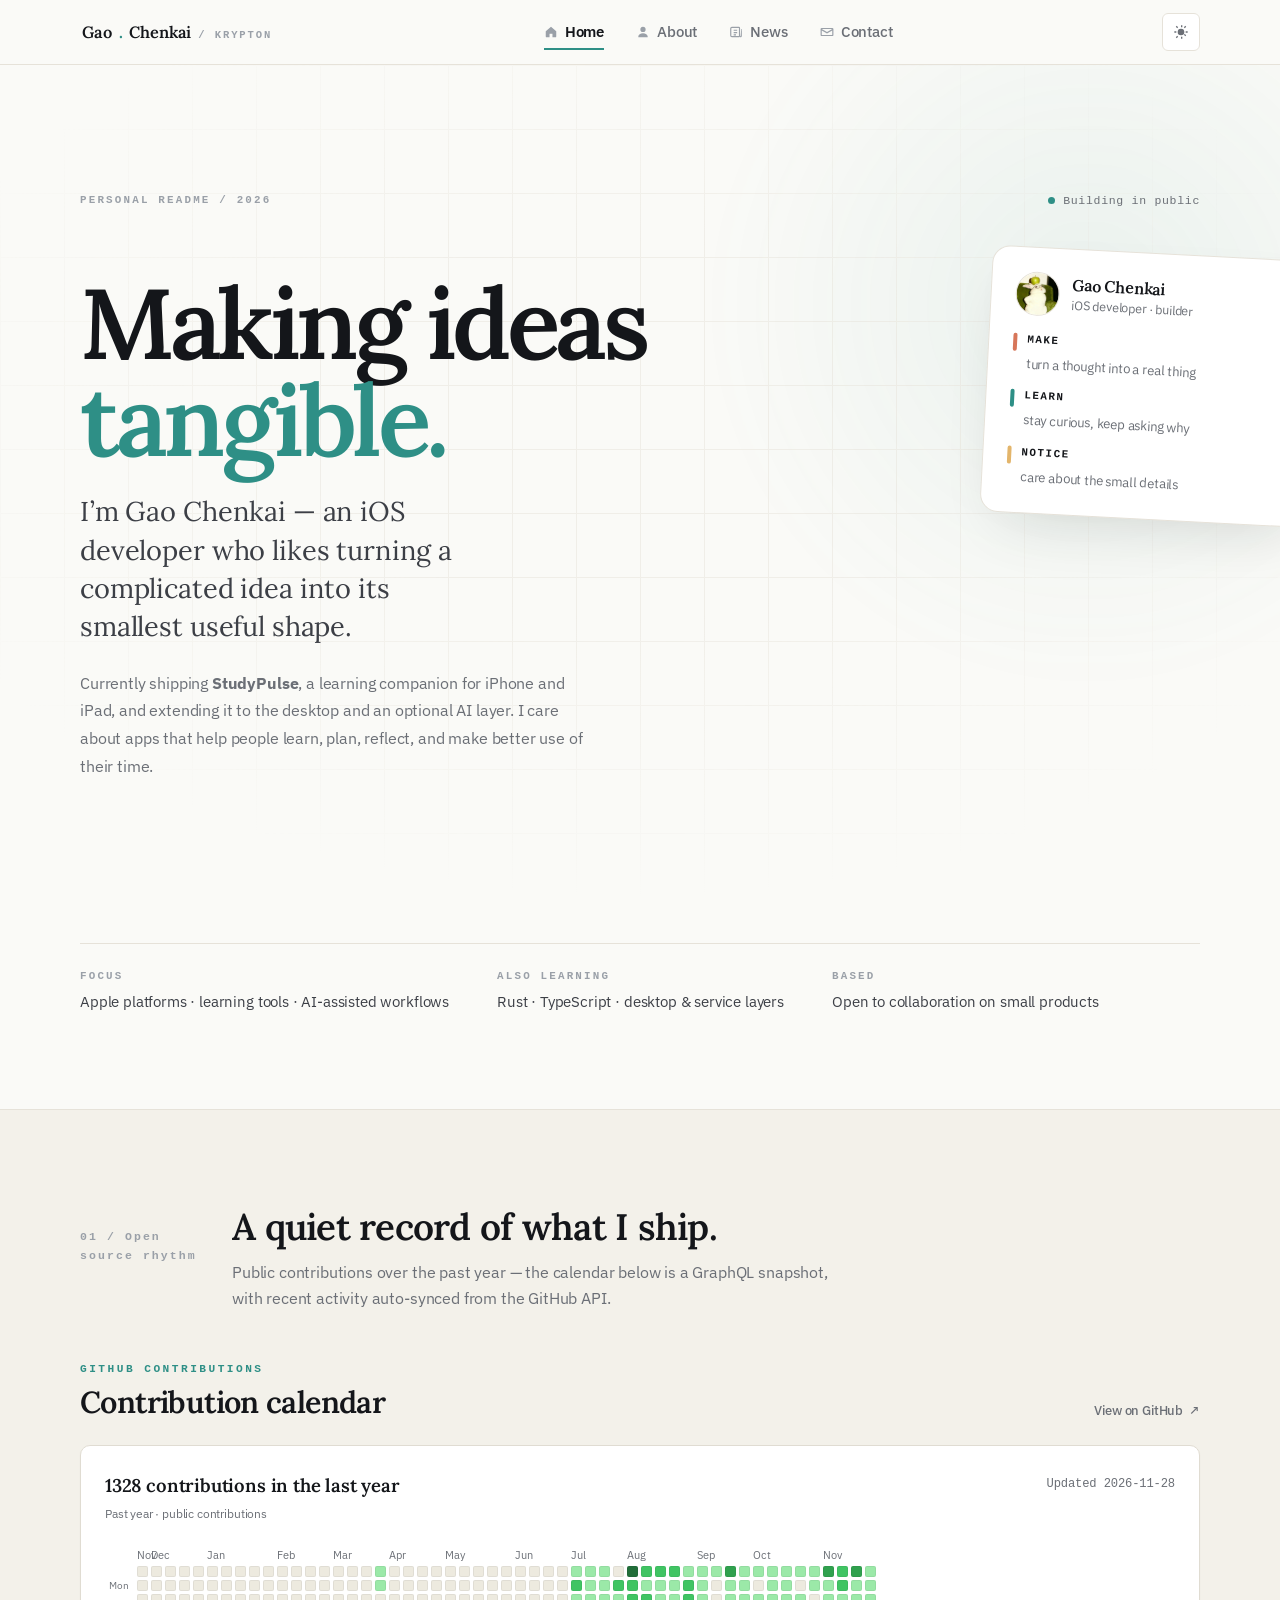
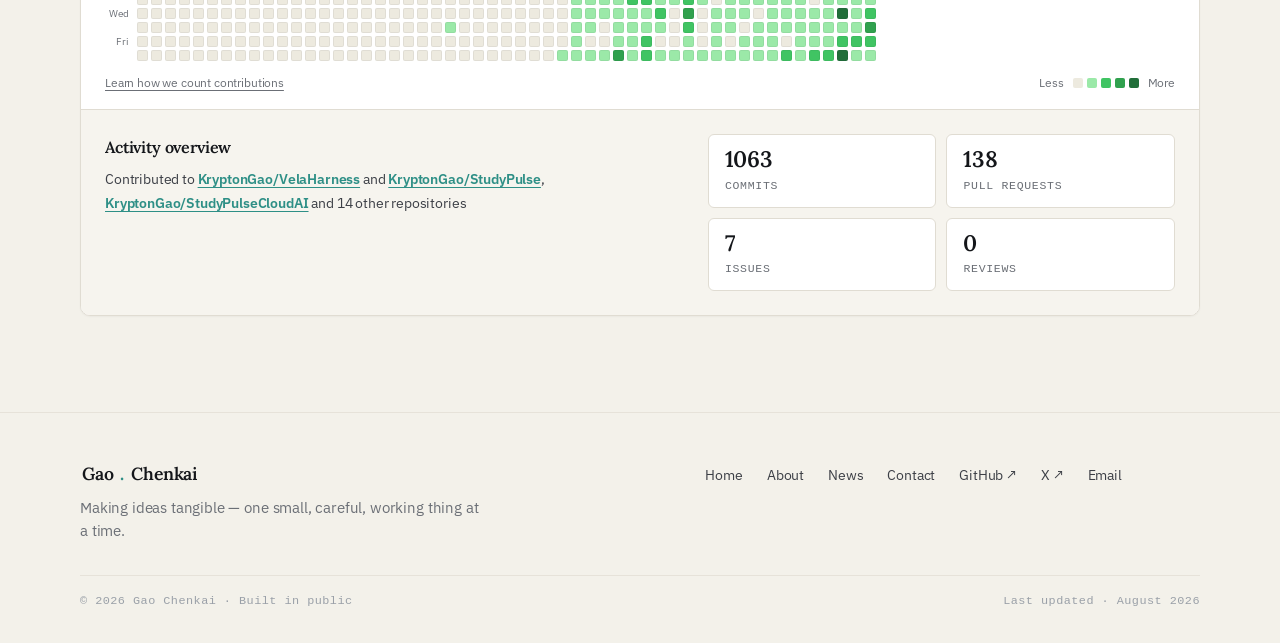
<file: index.html>
<!DOCTYPE html>
<html lang="en" data-theme="light">
<head>
    <meta charset="UTF-8">
    <meta name="viewport" content="width=device-width, initial-scale=1.0">
    <title>Gao Chenkai — iOS developer & builder making ideas tangible</title>
    <meta name="description" content="Gao Chenkai (Krypton) — iOS developer and builder making learning, reflection, and planning tools for Apple platforms. Currently building StudyPulse.">
    <meta name="author" content="Gao Chenkai">
    <meta name="theme-color" content="#FAFAF7" media="(prefers-color-scheme: light)">
    <meta name="theme-color" content="#0E1014" media="(prefers-color-scheme: dark)">

    <meta property="og:type" content="website">
    <meta property="og:title" content="Gao Chenkai — iOS developer & builder">
    <meta property="og:description" content="Making ideas tangible. iOS developer building learning, reflection, and planning tools for Apple platforms.">
    <meta property="og:image" content="images/profile-hero.svg">
    <meta property="og:url" content="https://gao-chenkai.github.io/">
    <meta name="twitter:card" content="summary_large_image">
    <meta name="twitter:title" content="Gao Chenkai — iOS developer & builder">
    <meta name="twitter:description" content="Making ideas tangible. iOS developer building learning, reflection, and planning tools.">

    <link rel="icon" href="images/profile.jpg" type="image/jpeg">
    <link rel="canonical" href="https://gao-chenkai.github.io/">

    <link rel="preconnect" href="https://fonts.googleapis.com">
    <link rel="preconnect" href="https://fonts.gstatic.com" crossorigin>
    <link href="https://fonts.googleapis.com/css2?family=IBM+Plex+Sans:wght@400;500;600;700&family=Lora:ital,wght@0,400;0,500;0,600;0,700;1,400&display=swap" rel="stylesheet">
    <link rel="stylesheet" href="profile.css?v=20260824">

    <script type="application/ld+json">
    {
      "@context": "https://schema.org",
      "@type": "Person",
      "name": "Gao Chenkai",
      "alternateName": "Krypton",
      "url": "https://gao-chenkai.github.io/",
      "image": "https://gao-chenkai.github.io/images/profile.jpg",
      "jobTitle": "iOS developer",
      "description": "iOS developer, builder, and curious learner who enjoys making ideas tangible.",
      "sameAs": [
        "https://github.com/KryptonGao",
        "https://x.com/KryptonGao",
        "https://instagram.com/kryptongao5525"
      ],
      "email": "mailto:DevChenkai@outlook.com"
    }
    </script>
</head>
<body>
    <svg class="icon-sprite" aria-hidden="true" focusable="false">
        <symbol id="icon-home" viewBox="0 0 24 24"><path d="M3 10.8 12 3l9 7.8v8.7a1.5 1.5 0 0 1-1.5 1.5h-5v-6h-5v6h-5A1.5 1.5 0 0 1 3 19.5v-8.7Z"/></symbol>
        <symbol id="icon-user" viewBox="0 0 24 24"><path d="M12 12a4.5 4.5 0 1 0 0-9 4.5 4.5 0 0 0 0 9Zm0 2c-4.4 0-8 2.4-8 5.4V21h16v-1.6c0-3-3.6-5.4-8-5.4Z"/></symbol>
        <symbol id="icon-mail" viewBox="0 0 24 24"><path d="M3 5h18a2 2 0 0 1 2 2v10a2 2 0 0 1-2 2H3a2 2 0 0 1-2-2V7a2 2 0 0 1 2-2Zm9 7.2L21 7H3l9 5.2ZM3 9.3V17h18V9.3l-9 5.2-9-5.2Z"/></symbol>
        <symbol id="icon-github" viewBox="0 0 24 24"><path d="M12 2a10 10 0 0 0-3.2 19.5c.5.1.7-.2.7-.5v-1.8c-2.8.6-3.4-1.2-3.4-1.2-.5-1.2-1.1-1.5-1.1-1.5-.9-.6.1-.6.1-.6 1 0 1.5 1 1.5 1 .9 1.5 2.3 1.1 2.9.8.1-.6.4-1.1.7-1.3-2.2-.3-4.5-1.1-4.5-4.9 0-1.1.4-2 1-2.7-.1-.3-.4-1.3.1-2.7 0 0 .8-.3 2.8 1a9.7 9.7 0 0 1 5.1 0c2-1.3 2.8-1 2.8-1 .5 1.4.2 2.4.1 2.7.6.7 1 1.6 1 2.7 0 3.8-2.3 4.6-4.5 4.9.4.3.7.9.7 1.8V21c0 .3.2.6.7.5A10 10 0 0 0 12 2Z"/></symbol>
        <symbol id="icon-news" viewBox="0 0 24 24"><path d="M5 3h12a2 2 0 0 1 2 2v14a2 2 0 0 1-2 2H5a3 3 0 0 1-3-3V6a3 3 0 0 1 3-3Zm0 2a1 1 0 0 0-1 1v12a1 1 0 0 0 1 1h12V5H5Zm3 3h6v2H8V8Zm0 4h6v2H8v-2Zm0 4h4v2H8v-2ZM21 7h1v12a2 2 0 0 1-2 2h-1v-2h1a0 0 0 0 0 0V7h1Z"/></symbol>
        <symbol id="icon-sun" viewBox="0 0 24 24"><path d="M12 7a5 5 0 1 0 0 10 5 5 0 0 0 0-10Zm0-5h2v3h-2V2Zm0 17h2v3h-2v-3ZM2 11h3v2H2v-2Zm17 0h3v2h-3v-2ZM4.2 4.2l1.4-1.4 2.1 2.1-1.4 1.4-2.1-2.1Zm12.1 12.1 1.4-1.4 2.1 2.1-1.4 1.4-2.1-2.1ZM4.2 19.8l2.1-2.1 1.4 1.4-2.1 2.1-1.4-1.4Zm12.1-14.9 2.1-2.1 1.4 1.4-2.1 2.1-1.4-1.4Z"/></symbol>
        <symbol id="icon-moon" viewBox="0 0 24 24"><path d="M20.4 15.2A8.7 8.7 0 0 1 8.8 3.6 9 9 0 1 0 20.4 15.2Z"/></symbol>
        <symbol id="icon-menu" viewBox="0 0 24 24"><path d="M3 5h18v2H3V5Zm0 6h18v2H3v-2Zm0 6h18v2H3v-2Z"/></symbol>
        <symbol id="icon-arrow" viewBox="0 0 24 24"><path d="M7 17 17 7M17 7H9M17 7v8" fill="none" stroke="currentColor" stroke-width="2" stroke-linecap="round" stroke-linejoin="round"/></symbol>
    </svg>

    <div class="scroll-progress" aria-hidden="true"></div>

    <header class="masthead">
        <div class="masthead-inner">
            <nav class="site-nav" aria-label="Primary navigation">
                <a class="wordmark" href="index.html" aria-label="Gao Chenkai — home">
                    Gao<b>.</b>Chenkai <span>/ Krypton</span>
                </a>
                <ul class="nav-links" id="primary-nav">
                    <li><a class="is-active" href="index.html"><svg class="icon" aria-hidden="true"><use href="#icon-home"></use></svg><span>Home</span></a></li>
                    <li><a href="about.html"><svg class="icon" aria-hidden="true"><use href="#icon-user"></use></svg><span>About</span></a></li>
                    <li><a href="news.html"><svg class="icon" aria-hidden="true"><use href="#icon-news"></use></svg><span>News</span></a></li>
                    <li><a href="contact.html"><svg class="icon" aria-hidden="true"><use href="#icon-mail"></use></svg><span>Contact</span></a></li>
                </ul>
                <div class="control-buttons">
                    <button class="control-btn" id="theme-toggle" type="button" aria-label="Toggle theme" aria-pressed="false">
                        <svg class="icon" aria-hidden="true"><use id="theme-icon" href="#icon-sun"></use></svg>
                    </button>
                    <button class="nav-toggle" id="nav-toggle" type="button" aria-label="Open navigation" aria-expanded="false" aria-controls="primary-nav">
                        <svg class="icon" aria-hidden="true"><use href="#icon-menu"></use></svg>
                    </button>
                </div>
            </nav>
        </div>
    </header>

    <main id="home">
        <!-- ============================ HERO ============================ -->
        <section class="hero" aria-labelledby="hero-title">
            <div class="hero-bg" aria-hidden="true">
                <div class="hero-glow" data-parallax="0.12"></div>
                <div class="hero-grid"></div>
            </div>

            <div class="hero-card" aria-hidden="true">
                <div class="hero-card-head">
                    <img class="hero-card-avatar" src="images/profile.jpg" alt="">
                    <div>
                        <div class="hero-card-name">Gao Chenkai</div>
                        <div class="hero-card-role">iOS developer · builder</div>
                    </div>
                </div>
                <div class="hero-card-notes">
                    <div class="hero-card-note"><i></i><div><b>MAKE</b><span>turn a thought into a real thing</span></div></div>
                    <div class="hero-card-note"><i></i><div><b>LEARN</b><span>stay curious, keep asking why</span></div></div>
                    <div class="hero-card-note"><i></i><div><b>NOTICE</b><span>care about the small details</span></div></div>
                </div>
            </div>

            <div class="hero-inner">
                <div class="hero-top">
                    <span class="eyebrow">Personal readme / 2026</span>
                    <span class="hero-status">Building in public</span>
                </div>

                <h1 class="display hero-name" id="hero-title">Making ideas<br><em>tangible.</em></h1>
                <p class="lead hero-line">I’m Gao Chenkai — an iOS developer who likes turning a complicated idea into its smallest useful shape.</p>
                <p class="hero-sub">Currently shipping <strong>StudyPulse</strong>, a learning companion for iPhone and iPad, and extending it to the desktop and an optional AI layer. I care about apps that help people learn, plan, reflect, and make better use of their time.</p>

                <div class="hero-actions btn-row" data-reveal>
                    <a class="btn" href="#activity">View GitHub activity <svg class="icon arrow" aria-hidden="true"><use href="#icon-arrow"></use></svg></a>
                    <a class="btn btn--ghost" href="https://github.com/KryptonGao" target="_blank" rel="noopener">View GitHub <svg class="icon arrow" aria-hidden="true"><use href="#icon-arrow"></use></svg></a>
                </div>

                <div class="hero-meta">
                    <div class="hero-meta-item">
                        <span class="eyebrow">Focus</span>
                        <p>Apple platforms · learning tools · AI-assisted workflows</p>
                    </div>
                    <div class="hero-meta-item">
                        <span class="eyebrow">Also learning</span>
                        <p>Rust · TypeScript · desktop & service layers</p>
                    </div>
                    <div class="hero-meta-item">
                        <span class="eyebrow">Based</span>
                        <p>Open to collaboration on small products</p>
                    </div>
                </div>
            </div>
        </section>

        <!-- ====================== GITHUB ACTIVITY ======================= -->
        <section class="section section--alt" id="activity" aria-labelledby="activity-title">
            <div class="shell">
                <div class="section-head" data-reveal>
                    <span class="section-index">01 / Open source rhythm</span>
                    <div>
                        <h2 class="section-title" id="activity-title">A quiet record of what I ship.</h2>
                        <p class="section-sub">Public contributions over the past year — the calendar below is a GraphQL snapshot, with recent activity auto-synced from the GitHub API.</p>
                    </div>
                </div>

                <section class="github-dashboard" aria-labelledby="home-github-title" data-reveal>
                    <div class="github-dashboard-header">
                        <div>
                            <p class="github-kicker">GitHub contributions</p>
                            <h3 class="internal-section-title" id="home-github-title">Contribution calendar</h3>
                        </div>
                        <a class="github-profile-link" href="https://github.com/KryptonGao" target="_blank" rel="noopener">View on GitHub <span aria-hidden="true">↗</span></a>
                    </div>

                    <div class="contribution-card" data-github-contribution-card>
                        <div class="contribution-card-heading">
                            <div>
                                <p class="contribution-total" data-contribution-total>Loading contribution stats…</p>
                                <p class="contribution-caption">Past year · public contributions</p>
                            </div>
                            <span class="contribution-updated" data-contribution-updated>GraphQL snapshot</span>
                        </div>

                        <div class="contribution-calendar-scroll">
                            <div class="contribution-calendar">
                                <div class="contribution-months" data-contribution-months aria-hidden="true"></div>
                                <div class="contribution-calendar-body">
                                    <div class="contribution-weekdays" aria-hidden="true">
                                        <span></span><span>Mon</span><span></span><span>Wed</span><span></span><span>Fri</span><span></span>
                                    </div>
                                    <div class="contribution-grid" data-contribution-grid role="grid" aria-label="GitHub contribution calendar for the past year"></div>
                                </div>
                            </div>
                        </div>

                        <div class="contribution-legend-row">
                            <a href="https://docs.github.com/en/account-and-profile/concepts/contributions" target="_blank" rel="noopener">Learn how we count contributions</a>
                            <span class="contribution-legend"><span>Less</span><span class="legend-cells" aria-hidden="true"><i data-level="0"></i><i data-level="1"></i><i data-level="2"></i><i data-level="3"></i><i data-level="4"></i></span><span>More</span></span>
                        </div>

                        <div class="contribution-overview">
                            <div class="overview-copy">
                                <h2>Activity overview</h2>
                                <p data-overview-copy>Preparing repository summary…</p>
                            </div>
                            <div class="overview-stat-grid" aria-label="Contribution category statistics">
                                <div class="overview-stat"><strong data-contribution-stat="commits">—</strong><span>Commits</span></div>
                                <div class="overview-stat"><strong data-contribution-stat="pullRequests">—</strong><span>Pull requests</span></div>
                                <div class="overview-stat"><strong data-contribution-stat="issues">—</strong><span>Issues</span></div>
                                <div class="overview-stat"><strong data-contribution-stat="reviews">—</strong><span>Reviews</span></div>
                            </div>
                        </div>
                    </div>
                </section>
            </div>
        </section>
    </main>

    <footer class="footer">
        <div class="footer-inner">
            <div class="footer-brand">
                <a class="wordmark" href="index.html">Gao<b>.</b>Chenkai</a>
                <p>Making ideas tangible — one small, careful, working thing at a time.</p>
            </div>
            <ul class="footer-links">
                <li><a href="index.html">Home</a></li>
                <li><a href="about.html">About</a></li>
                <li><a href="news.html">News</a></li>
                <li><a href="contact.html">Contact</a></li>
                <li><a href="https://github.com/KryptonGao" target="_blank" rel="noopener">GitHub ↗</a></li>
                <li><a href="https://x.com/KryptonGao" target="_blank" rel="noopener">X ↗</a></li>
                <li><a href="mailto:DevChenkai@outlook.com">Email</a></li>
            </ul>
        </div>
        <div class="footer-bottom">
            <p>&copy; 2026 Gao Chenkai · Built in public</p>
            <p>Last updated · August 2026</p>
        </div>
    </footer>

    <script src="data/github-contributions.js?v=20260824" defer></script>
    <script src="js/animations.js?v=20260824" defer></script>
</body>
</html>
</file>
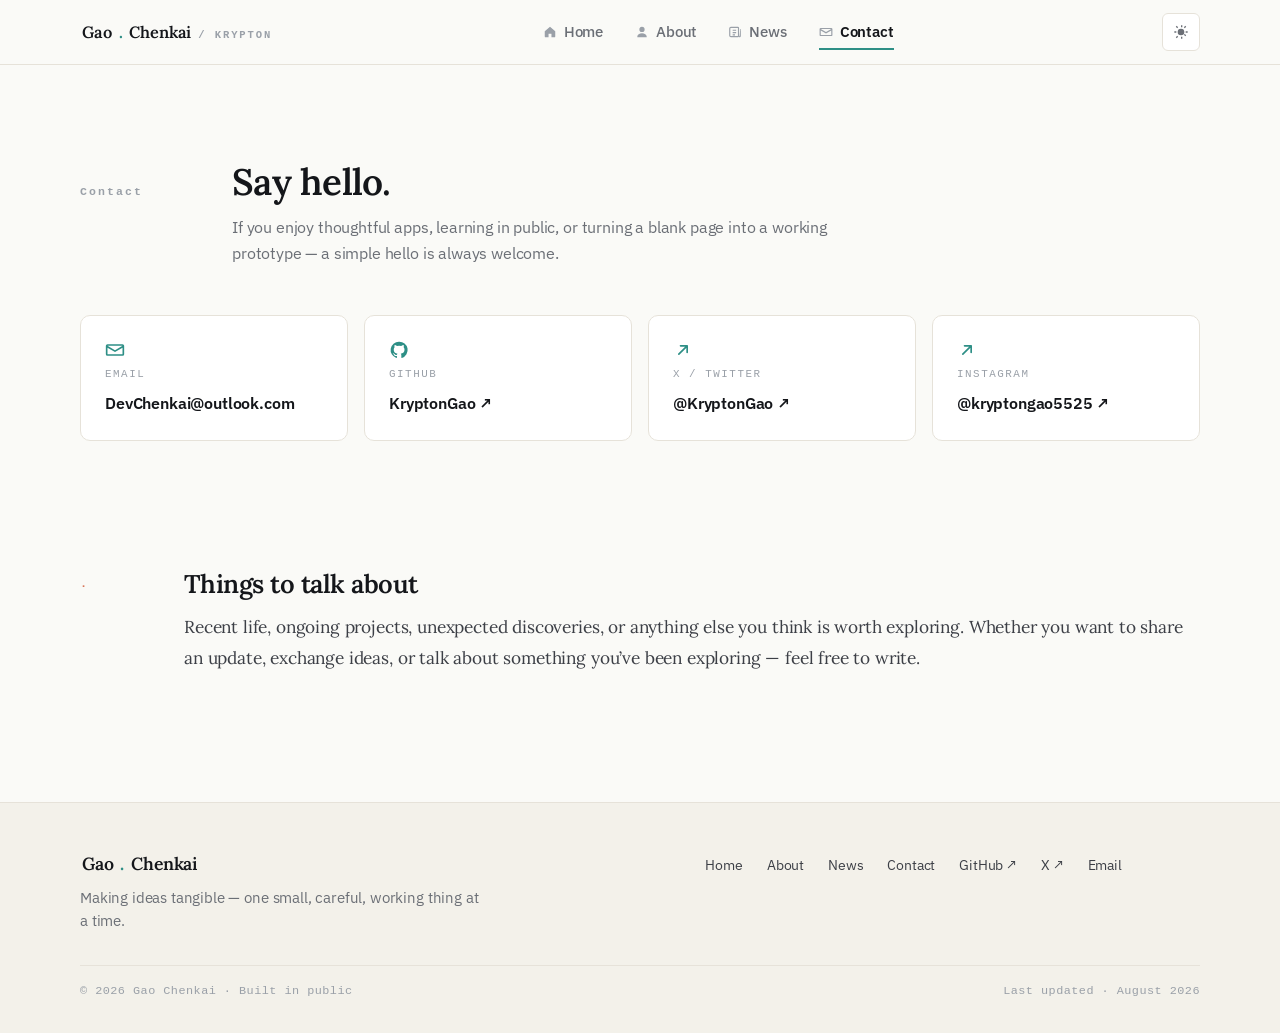
<file: contact.html>
<!DOCTYPE html>
<html lang="en" data-theme="light">
<head>
    <meta charset="UTF-8">
    <meta name="viewport" content="width=device-width, initial-scale=1.0">
    <title>Contact — Gao Chenkai</title>
    <meta name="description" content="Get in touch with Gao Chenkai — email, GitHub, X, or Instagram. A simple hello is always welcome.">
    <meta name="author" content="Gao Chenkai">
    <meta name="theme-color" content="#FAFAF7" media="(prefers-color-scheme: light)">
    <meta name="theme-color" content="#0E1014" media="(prefers-color-scheme: dark)">

    <meta property="og:type" content="website">
    <meta property="og:title" content="Contact — Gao Chenkai">
    <meta property="og:description" content="Get in touch — email, GitHub, X, or Instagram. A simple hello is always welcome.">
    <meta property="og:image" content="images/profile-hero.svg">
    <meta property="og:url" content="https://gao-chenkai.github.io/contact.html">

    <link rel="icon" href="images/profile.jpg" type="image/jpeg">
    <link rel="canonical" href="https://gao-chenkai.github.io/contact.html">

    <link rel="preconnect" href="https://fonts.googleapis.com">
    <link rel="preconnect" href="https://fonts.gstatic.com" crossorigin>
    <link href="https://fonts.googleapis.com/css2?family=IBM+Plex+Sans:wght@400;500;600;700&family=Lora:ital,wght@0,400;0,500;0,600;0,700;1,400&display=swap" rel="stylesheet">
    <link rel="stylesheet" href="profile.css?v=20260824">
</head>
<body>
    <svg class="icon-sprite" aria-hidden="true" focusable="false">
        <symbol id="icon-home" viewBox="0 0 24 24"><path d="M3 10.8 12 3l9 7.8v8.7a1.5 1.5 0 0 1-1.5 1.5h-5v-6h-5v6h-5A1.5 1.5 0 0 1 3 19.5v-8.7Z"/></symbol>
        <symbol id="icon-user" viewBox="0 0 24 24"><path d="M12 12a4.5 4.5 0 1 0 0-9 4.5 4.5 0 0 0 0 9Zm0 2c-4.4 0-8 2.4-8 5.4V21h16v-1.6c0-3-3.6-5.4-8-5.4Z"/></symbol>
        <symbol id="icon-mail" viewBox="0 0 24 24"><path d="M3 5h18a2 2 0 0 1 2 2v10a2 2 0 0 1-2 2H3a2 2 0 0 1-2-2V7a2 2 0 0 1 2-2Zm9 7.2L21 7H3l9 5.2ZM3 9.3V17h18V9.3l-9 5.2-9-5.2Z"/></symbol>
        <symbol id="icon-github" viewBox="0 0 24 24"><path d="M12 2a10 10 0 0 0-3.2 19.5c.5.1.7-.2.7-.5v-1.8c-2.8.6-3.4-1.2-3.4-1.2-.5-1.2-1.1-1.5-1.1-1.5-.9-.6.1-.6.1-.6 1 0 1.5 1 1.5 1 .9 1.5 2.3 1.1 2.9.8.1-.6.4-1.1.7-1.3-2.2-.3-4.5-1.1-4.5-4.9 0-1.1.4-2 1-2.7-.1-.3-.4-1.3.1-2.7 0 0 .8-.3 2.8 1a9.7 9.7 0 0 1 5.1 0c2-1.3 2.8-1 2.8-1 .5 1.4.2 2.4.1 2.7.6.7 1 1.6 1 2.7 0 3.8-2.3 4.6-4.5 4.9.4.3.7.9.7 1.8V21c0 .3.2.6.7.5A10 10 0 0 0 12 2Z"/></symbol>
        <symbol id="icon-news" viewBox="0 0 24 24"><path d="M5 3h12a2 2 0 0 1 2 2v14a2 2 0 0 1-2 2H5a3 3 0 0 1-3-3V6a3 3 0 0 1 3-3Zm0 2a1 1 0 0 0-1 1v12a1 1 0 0 0 1 1h12V5H5Zm3 3h6v2H8V8Zm0 4h6v2H8v-2Zm0 4h4v2H8v-2ZM21 7h1v12a2 2 0 0 1-2 2h-1v-2h1a0 0 0 0 0 0V7h1Z"/></symbol>
        <symbol id="icon-sun" viewBox="0 0 24 24"><path d="M12 7a5 5 0 1 0 0 10 5 5 0 0 0 0-10Zm0-5h2v3h-2V2Zm0 17h2v3h-2v-3ZM2 11h3v2H2v-2Zm17 0h3v2h-3v-2ZM4.2 4.2l1.4-1.4 2.1 2.1-1.4 1.4-2.1-2.1Zm12.1 12.1 1.4-1.4 2.1 2.1-1.4 1.4-2.1-2.1ZM4.2 19.8l2.1-2.1 1.4 1.4-2.1 2.1-1.4-1.4Zm12.1-14.9 2.1-2.1 1.4 1.4-2.1 2.1-1.4-1.4Z"/></symbol>
        <symbol id="icon-moon" viewBox="0 0 24 24"><path d="M20.4 15.2A8.7 8.7 0 0 1 8.8 3.6 9 9 0 1 0 20.4 15.2Z"/></symbol>
        <symbol id="icon-menu" viewBox="0 0 24 24"><path d="M3 5h18v2H3V5Zm0 6h18v2H3v-2Zm0 6h18v2H3v-2Z"/></symbol>
        <symbol id="icon-arrow" viewBox="0 0 24 24"><path d="M7 17 17 7M17 7H9M17 7v8" fill="none" stroke="currentColor" stroke-width="2" stroke-linecap="round" stroke-linejoin="round"/></symbol>
    </svg>

    <div class="scroll-progress" aria-hidden="true"></div>

    <header class="masthead">
        <div class="masthead-inner">
            <nav class="site-nav" aria-label="Primary navigation">
                <a class="wordmark" href="index.html" aria-label="Gao Chenkai — home">
                    Gao<b>.</b>Chenkai <span>/ Krypton</span>
                </a>
                <ul class="nav-links" id="primary-nav">
                    <li><a href="index.html"><svg class="icon" aria-hidden="true"><use href="#icon-home"></use></svg><span>Home</span></a></li>
                    <li><a href="about.html"><svg class="icon" aria-hidden="true"><use href="#icon-user"></use></svg><span>About</span></a></li>
                    <li><a href="news.html"><svg class="icon" aria-hidden="true"><use href="#icon-news"></use></svg><span>News</span></a></li>
                    <li><a class="is-active" href="contact.html"><svg class="icon" aria-hidden="true"><use href="#icon-mail"></use></svg><span>Contact</span></a></li>
                </ul>
                <div class="control-buttons">
                    <button class="control-btn" id="theme-toggle" type="button" aria-label="Toggle theme" aria-pressed="false"><svg class="icon" aria-hidden="true"><use id="theme-icon" href="#icon-sun"></use></svg></button>
                    <button class="nav-toggle" id="nav-toggle" type="button" aria-label="Open navigation" aria-expanded="false" aria-controls="primary-nav"><svg class="icon" aria-hidden="true"><use href="#icon-menu"></use></svg></button>
                </div>
            </nav>
        </div>
    </header>

    <div class="shell" style="padding-top:var(--space-9);padding-bottom:var(--space-9);">
        <div class="section-head" data-reveal style="margin-bottom:var(--space-7);">
            <span class="section-index">Contact</span>
            <div>
                <h1 class="section-title">Say hello.</h1>
                <p class="section-sub">If you enjoy thoughtful apps, learning in public, or turning a blank page into a working prototype — a simple hello is always welcome.</p>
            </div>
        </div>

        <div class="contact-grid" data-reveal-stagger>
            <a class="contact-card" href="mailto:DevChenkai@outlook.com">
                <svg class="icon" aria-hidden="true"><use href="#icon-mail"></use></svg>
                <span class="contact-card-label">Email</span>
                <span class="contact-card-value">DevChenkai@outlook.com</span>
            </a>
            <a class="contact-card" href="https://github.com/KryptonGao" target="_blank" rel="noopener">
                <svg class="icon" aria-hidden="true"><use href="#icon-github"></use></svg>
                <span class="contact-card-label">GitHub</span>
                <span class="contact-card-value">KryptonGao ↗</span>
            </a>
            <a class="contact-card" href="https://x.com/KryptonGao" target="_blank" rel="noopener">
                <svg class="icon" aria-hidden="true"><use href="#icon-arrow"></use></svg>
                <span class="contact-card-label">X / Twitter</span>
                <span class="contact-card-value">@KryptonGao ↗</span>
            </a>
            <a class="contact-card" href="https://instagram.com/kryptongao5525" target="_blank" rel="noopener">
                <svg class="icon" aria-hidden="true"><use href="#icon-arrow"></use></svg>
                <span class="contact-card-label">Instagram</span>
                <span class="contact-card-value">@kryptongao5525 ↗</span>
            </a>
        </div>

        <section class="about-block" style="margin-top:var(--space-9);" data-reveal>
            <span class="about-block-num">·</span>
            <div>
                <h2>Things to talk about</h2>
                <p class="readme-copy">Recent life, ongoing projects, unexpected discoveries, or anything else you think is worth exploring. Whether you want to share an update, exchange ideas, or talk about something you’ve been exploring — feel free to write.</p>
            </div>
        </section>
    </div>

    <footer class="footer">
        <div class="footer-inner">
            <div class="footer-brand">
                <a class="wordmark" href="index.html">Gao<b>.</b>Chenkai</a>
                <p>Making ideas tangible — one small, careful, working thing at a time.</p>
            </div>
            <ul class="footer-links">
                <li><a href="index.html">Home</a></li>
                <li><a href="about.html">About</a></li>
                <li><a href="news.html">News</a></li>
                <li><a href="contact.html">Contact</a></li>
                <li><a href="https://github.com/KryptonGao" target="_blank" rel="noopener">GitHub ↗</a></li>
                <li><a href="https://x.com/KryptonGao" target="_blank" rel="noopener">X ↗</a></li>
                <li><a href="mailto:DevChenkai@outlook.com">Email</a></li>
            </ul>
        </div>
        <div class="footer-bottom">
            <p>&copy; 2026 Gao Chenkai · Built in public</p>
            <p>Last updated · August 2026</p>
        </div>
    </footer>

    <script src="js/animations.js?v=20260824" defer></script>
</body>
</html>
</file>
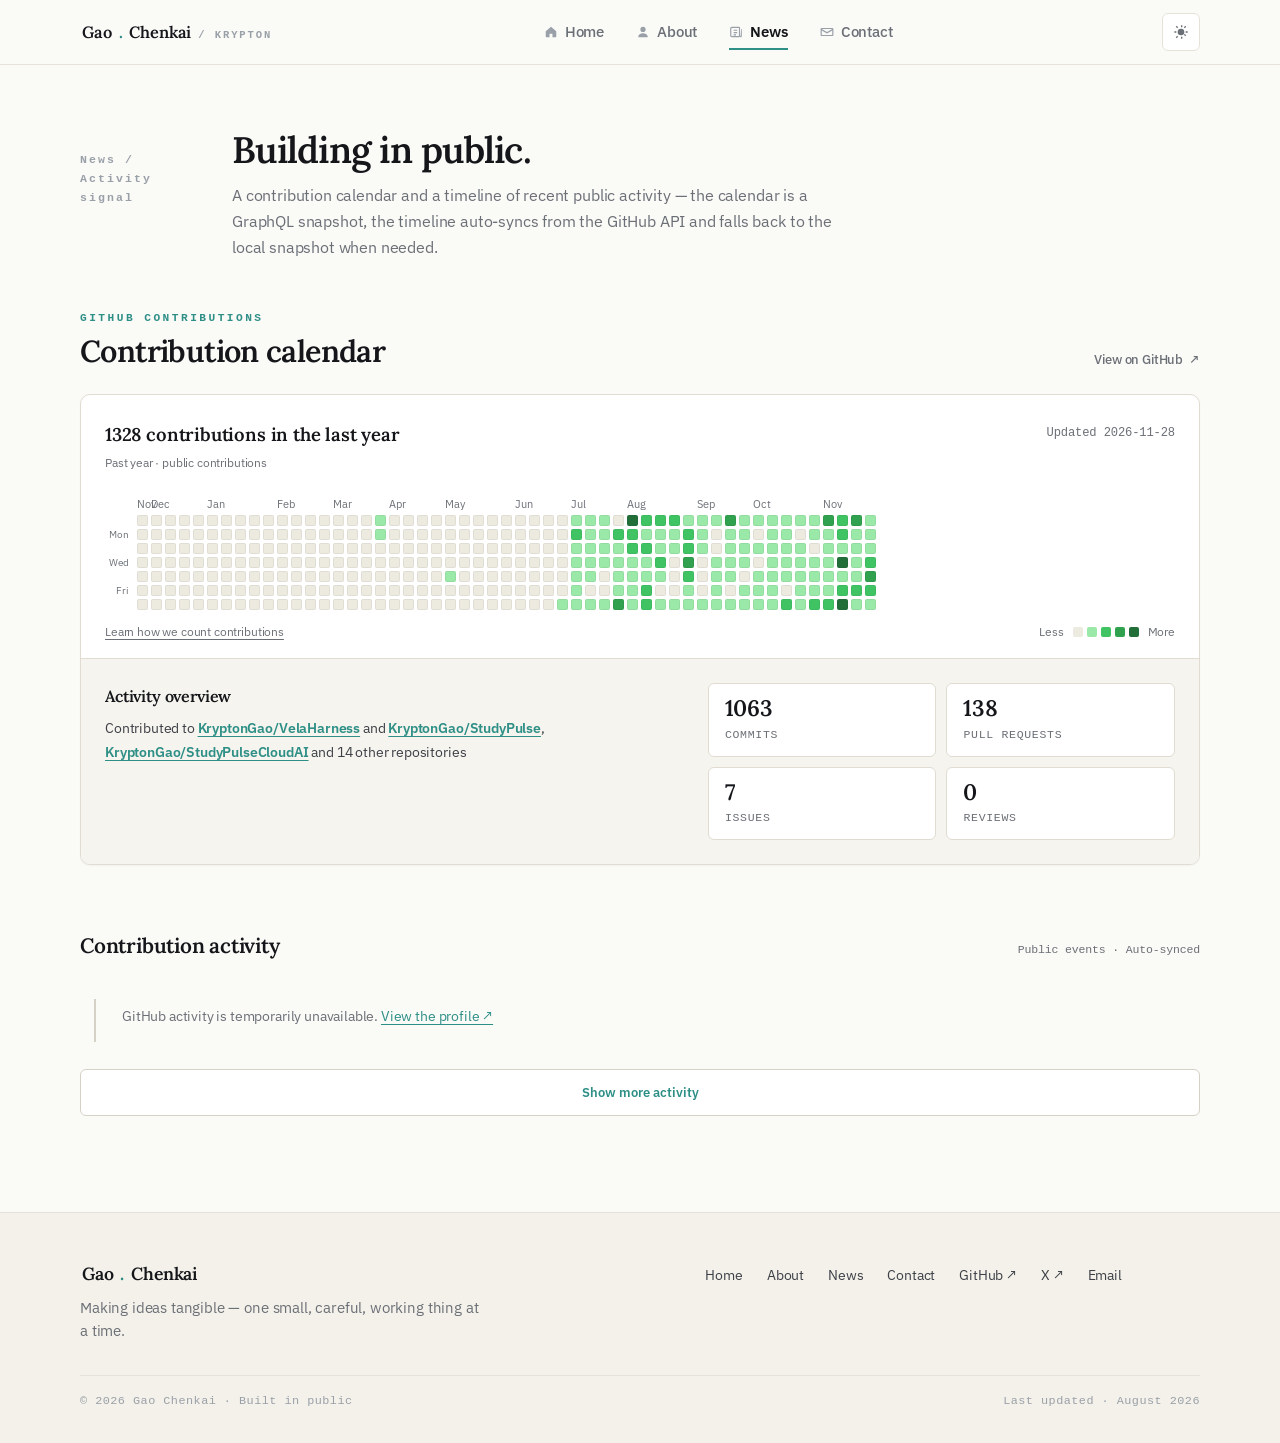
<file: news.html>
<!DOCTYPE html>
<html lang="en" data-theme="light">
<head>
    <meta charset="UTF-8">
    <meta name="viewport" content="width=device-width, initial-scale=1.0">
    <title>News — Gao Chenkai, building in public</title>
    <meta name="description" content="Gao Chenkai’s GitHub activity signal — a contribution calendar and recent public activity timeline, auto-synced from GitHub.">
    <meta name="author" content="Gao Chenkai">
    <meta name="theme-color" content="#FAFAF7" media="(prefers-color-scheme: light)">
    <meta name="theme-color" content="#0E1014" media="(prefers-color-scheme: dark)">

    <meta property="og:type" content="website">
    <meta property="og:title" content="News — Gao Chenkai, building in public">
    <meta property="og:description" content="GitHub contribution calendar and recent public activity timeline.">
    <meta property="og:image" content="images/profile-hero.svg">
    <meta property="og:url" content="https://gao-chenkai.github.io/news.html">

    <link rel="icon" href="images/profile.jpg" type="image/jpeg">
    <link rel="canonical" href="https://gao-chenkai.github.io/news.html">

    <link rel="preconnect" href="https://fonts.googleapis.com">
    <link rel="preconnect" href="https://fonts.gstatic.com" crossorigin>
    <link href="https://fonts.googleapis.com/css2?family=IBM+Plex+Sans:wght@400;500;600;700&family=Lora:ital,wght@0,400;0,500;0,600;0,700;1,400&display=swap" rel="stylesheet">
    <link rel="stylesheet" href="profile.css?v=20260824">
</head>
<body>
    <svg class="icon-sprite" aria-hidden="true" focusable="false">
        <symbol id="icon-home" viewBox="0 0 24 24"><path d="M3 10.8 12 3l9 7.8v8.7a1.5 1.5 0 0 1-1.5 1.5h-5v-6h-5v6h-5A1.5 1.5 0 0 1 3 19.5v-8.7Z"/></symbol>
        <symbol id="icon-user" viewBox="0 0 24 24"><path d="M12 12a4.5 4.5 0 1 0 0-9 4.5 4.5 0 0 0 0 9Zm0 2c-4.4 0-8 2.4-8 5.4V21h16v-1.6c0-3-3.6-5.4-8-5.4Z"/></symbol>
        <symbol id="icon-mail" viewBox="0 0 24 24"><path d="M3 5h18a2 2 0 0 1 2 2v10a2 2 0 0 1-2 2H3a2 2 0 0 1-2-2V7a2 2 0 0 1 2-2Zm9 7.2L21 7H3l9 5.2ZM3 9.3V17h18V9.3l-9 5.2-9-5.2Z"/></symbol>
        <symbol id="icon-github" viewBox="0 0 24 24"><path d="M12 2a10 10 0 0 0-3.2 19.5c.5.1.7-.2.7-.5v-1.8c-2.8.6-3.4-1.2-3.4-1.2-.5-1.2-1.1-1.5-1.1-1.5-.9-.6.1-.6.1-.6 1 0 1.5 1 1.5 1 .9 1.5 2.3 1.1 2.9.8.1-.6.4-1.1.7-1.3-2.2-.3-4.5-1.1-4.5-4.9 0-1.1.4-2 1-2.7-.1-.3-.4-1.3.1-2.7 0 0 .8-.3 2.8 1a9.7 9.7 0 0 1 5.1 0c2-1.3 2.8-1 2.8-1 .5 1.4.2 2.4.1 2.7.6.7 1 1.6 1 2.7 0 3.8-2.3 4.6-4.5 4.9.4.3.7.9.7 1.8V21c0 .3.2.6.7.5A10 10 0 0 0 12 2Z"/></symbol>
        <symbol id="icon-news" viewBox="0 0 24 24"><path d="M5 3h12a2 2 0 0 1 2 2v14a2 2 0 0 1-2 2H5a3 3 0 0 1-3-3V6a3 3 0 0 1 3-3Zm0 2a1 1 0 0 0-1 1v12a1 1 0 0 0 1 1h12V5H5Zm3 3h6v2H8V8Zm0 4h6v2H8v-2Zm0 4h4v2H8v-2ZM21 7h1v12a2 2 0 0 1-2 2h-1v-2h1a0 0 0 0 0 0V7h1Z"/></symbol>
        <symbol id="icon-sun" viewBox="0 0 24 24"><path d="M12 7a5 5 0 1 0 0 10 5 5 0 0 0 0-10Zm0-5h2v3h-2V2Zm0 17h2v3h-2v-3ZM2 11h3v2H2v-2Zm17 0h3v2h-3v-2ZM4.2 4.2l1.4-1.4 2.1 2.1-1.4 1.4-2.1-2.1Zm12.1 12.1 1.4-1.4 2.1 2.1-1.4 1.4-2.1-2.1ZM4.2 19.8l2.1-2.1 1.4 1.4-2.1 2.1-1.4-1.4Zm12.1-14.9 2.1-2.1 1.4 1.4-2.1 2.1-1.4-1.4Z"/></symbol>
        <symbol id="icon-moon" viewBox="0 0 24 24"><path d="M20.4 15.2A8.7 8.7 0 0 1 8.8 3.6 9 9 0 1 0 20.4 15.2Z"/></symbol>
        <symbol id="icon-menu" viewBox="0 0 24 24"><path d="M3 5h18v2H3V5Zm0 6h18v2H3v-2Zm0 6h18v2H3v-2Z"/></symbol>
        <symbol id="icon-arrow" viewBox="0 0 24 24"><path d="M7 17 17 7M17 7H9M17 7v8" fill="none" stroke="currentColor" stroke-width="2" stroke-linecap="round" stroke-linejoin="round"/></symbol>
    </svg>

    <div class="scroll-progress" aria-hidden="true"></div>

    <header class="masthead">
        <div class="masthead-inner">
            <nav class="site-nav" aria-label="Primary navigation">
                <a class="wordmark" href="index.html" aria-label="Gao Chenkai — home">
                    Gao<b>.</b>Chenkai <span>/ Krypton</span>
                </a>
                <ul class="nav-links" id="primary-nav">
                    <li><a href="index.html"><svg class="icon" aria-hidden="true"><use href="#icon-home"></use></svg><span>Home</span></a></li>
                    <li><a href="about.html"><svg class="icon" aria-hidden="true"><use href="#icon-user"></use></svg><span>About</span></a></li>
                    <li><a class="is-active" href="news.html"><svg class="icon" aria-hidden="true"><use href="#icon-news"></use></svg><span>News</span></a></li>
                    <li><a href="contact.html"><svg class="icon" aria-hidden="true"><use href="#icon-mail"></use></svg><span>Contact</span></a></li>
                </ul>
                <div class="control-buttons">
                    <button class="control-btn" id="theme-toggle" type="button" aria-label="Toggle theme" aria-pressed="false"><svg class="icon" aria-hidden="true"><use id="theme-icon" href="#icon-sun"></use></svg></button>
                    <button class="nav-toggle" id="nav-toggle" type="button" aria-label="Open navigation" aria-expanded="false" aria-controls="primary-nav"><svg class="icon" aria-hidden="true"><use href="#icon-menu"></use></svg></button>
                </div>
            </nav>
        </div>
    </header>

    <div class="shell" style="padding-top:var(--space-8);padding-bottom:var(--space-5);">
        <div class="section-head" data-reveal style="margin-bottom:var(--space-5);">
            <span class="section-index">News / Activity signal</span>
            <div>
                <h1 class="section-title">Building in public.</h1>
                <p class="section-sub">A contribution calendar and a timeline of recent public activity — the calendar is a GraphQL snapshot, the timeline auto-syncs from the GitHub API and falls back to the local snapshot when needed.</p>
            </div>
        </div>
    </div>

    <div class="shell" style="padding-bottom:var(--space-9);">
        <section class="github-dashboard" aria-labelledby="github-dashboard-title" data-reveal>
            <div class="github-dashboard-header">
                <div>
                    <p class="github-kicker">GitHub contributions</p>
                    <h2 class="internal-section-title" id="github-dashboard-title">Contribution calendar</h2>
                </div>
                <a class="github-profile-link" href="https://github.com/KryptonGao" target="_blank" rel="noopener">View on GitHub <span aria-hidden="true">↗</span></a>
            </div>

            <div class="contribution-card" data-github-contribution-card>
                <div class="contribution-card-heading">
                    <div>
                        <p class="contribution-total" data-contribution-total>Loading contribution stats…</p>
                        <p class="contribution-caption">Past year · public contributions</p>
                    </div>
                    <span class="contribution-updated" data-contribution-updated>GraphQL snapshot</span>
                </div>

                <div class="contribution-calendar-scroll">
                    <div class="contribution-calendar">
                        <div class="contribution-months" data-contribution-months aria-hidden="true"></div>
                        <div class="contribution-calendar-body">
                            <div class="contribution-weekdays" aria-hidden="true">
                                <span></span><span>Mon</span><span></span><span>Wed</span><span></span><span>Fri</span><span></span>
                            </div>
                            <div class="contribution-grid" data-contribution-grid role="grid" aria-label="GitHub contribution calendar for the past year"></div>
                        </div>
                    </div>
                </div>

                <div class="contribution-legend-row">
                    <a href="https://docs.github.com/en/account-and-profile/concepts/contributions" target="_blank" rel="noopener">Learn how we count contributions</a>
                    <span class="contribution-legend"><span>Less</span><span class="legend-cells" aria-hidden="true"><i data-level="0"></i><i data-level="1"></i><i data-level="2"></i><i data-level="3"></i><i data-level="4"></i></span><span>More</span></span>
                </div>

                <div class="contribution-overview">
                    <div class="overview-copy">
                        <h2>Activity overview</h2>
                        <p data-overview-copy>Preparing repository summary…</p>
                    </div>
                    <div class="overview-stat-grid" aria-label="Contribution category statistics">
                        <div class="overview-stat"><strong data-contribution-stat="commits">—</strong><span>Commits</span></div>
                        <div class="overview-stat"><strong data-contribution-stat="pullRequests">—</strong><span>Pull requests</span></div>
                        <div class="overview-stat"><strong data-contribution-stat="issues">—</strong><span>Issues</span></div>
                        <div class="overview-stat"><strong data-contribution-stat="reviews">—</strong><span>Reviews</span></div>
                    </div>
                </div>
            </div>
        </section>

        <section class="activity-section" data-github-timeline aria-labelledby="activity-title" data-reveal>
            <div class="activity-section-heading">
                <h2 class="activity-section-title" id="activity-title">Contribution activity</h2>
                <span class="activity-source">Public events · Auto-synced</span>
            </div>
            <div class="activity-timeline" data-activity-timeline aria-live="polite">
                <div class="timeline-loading">Syncing recent activity…</div>
            </div>
            <button class="activity-more" data-activity-more type="button" hidden>Show more activity</button>
        </section>
    </div>

    <footer class="footer">
        <div class="footer-inner">
            <div class="footer-brand">
                <a class="wordmark" href="index.html">Gao<b>.</b>Chenkai</a>
                <p>Making ideas tangible — one small, careful, working thing at a time.</p>
            </div>
            <ul class="footer-links">
                <li><a href="index.html">Home</a></li>
                <li><a href="about.html">About</a></li>
                <li><a href="news.html">News</a></li>
                <li><a href="contact.html">Contact</a></li>
                <li><a href="https://github.com/KryptonGao" target="_blank" rel="noopener">GitHub ↗</a></li>
                <li><a href="https://x.com/KryptonGao" target="_blank" rel="noopener">X ↗</a></li>
                <li><a href="mailto:DevChenkai@outlook.com">Email</a></li>
            </ul>
        </div>
        <div class="footer-bottom">
            <p>&copy; 2026 Gao Chenkai · Built in public</p>
            <p>Last updated · August 2026</p>
        </div>
    </footer>

    <script src="data/github-contributions.js?v=20260824" defer></script>
    <script src="js/animations.js?v=20260824" defer></script>
</body>
</html>
</file>
<file: profile.css>
/* ==========================================================================
   Gao Chenkai — Personal site design system
   Editorial · minimal · calm · built in public
   ========================================================================== */

/* --------------------------------------------------------------------------
   1. Design tokens
   -------------------------------------------------------------------------- */
:root {
    /* Surface & ink */
    --bg:            #FAFAF7;   /* warm off-white */
    --bg-2:          #F3F1EA;   /* alt section cream */
    --surface:       #FFFFFF;
    --surface-soft:  #F6F4EE;
    --text:          #14161A;   /* near-charcoal */
    --text-2:        #3C3F46;   /* body */
    --muted:         #6B6F76;
    --faint:         #9AA0A8;
    --line:          #E6E2D9;   /* warm hairline */
    --line-strong:   #D6D1C6;

    /* Accent — teal-green (from profile-hero.svg, kin to GitHub green) */
    --accent:        #2E8F86;
    --accent-hover:  #24766E;
    --accent-2:      #D7765A;   /* warm clay, used sparingly for numerals */
    --accent-soft:   rgba(46, 143, 134, 0.08);
    --accent-line:   rgba(46, 143, 134, 0.22);

    /* Links inherit accent in editorial contexts */
    --link:          #2E8F86;
    --link-hover:    #24766E;

    /* GitHub data viz — authentic greens, harmonized */
    --github-panel:    #FFFFFF;
    --github-subtle:   #F6F4EE;
    --github-line:     #E0DCD2;
    --github-icon:     #57606A;
    --contribution-0:  #EDEADF;
    --contribution-1:  #9BE9A8;
    --contribution-2:  #40C463;
    --contribution-3:  #30A14E;
    --contribution-4:  #216E39;

    /* Typography */
    --font-serif: "Lora", Georgia, "Times New Roman", "Songti SC", serif;
    --font-sans:  "IBM Plex Sans", -apple-system, BlinkMacSystemFont, "Segoe UI", system-ui, sans-serif;
    --font-mono:  ui-monospace, SFMono-Regular, Menlo, "SF Mono", monospace;

    /* Spacing scale */
    --space-1:  4px;
    --space-2:  8px;
    --space-3:  12px;
    --space-4:  16px;
    --space-5:  24px;
    --space-6:  32px;
    --space-7:  48px;
    --space-8:  64px;
    --space-9:  96px;
    --space-10: 128px;

    /* Radius */
    --radius-sm: 6px;
    --radius:    10px;
    --radius-lg: 18px;
    --radius-xl: 28px;
    --radius-pill: 999px;

    /* Shadows — restrained */
    --shadow-sm: 0 1px 2px rgb(20 22 26 / 0.04);
    --shadow-md: 0 6px 24px -10px rgb(20 22 26 / 0.12);
    --shadow-lg: 0 24px 60px -24px rgb(20 22 26 / 0.16);

    /* Layout */
    --shell:   min(calc(100% - 48px), 1120px);
    --shell-narrow: min(calc(100% - 48px), 860px);
    --masthead-h: 64px;

    /* Motion */
    --ease: cubic-bezier(0.22, 1, 0.36, 1);
    --ease-out: cubic-bezier(0.16, 1, 0.3, 1);
    --dur-fast: 0.18s;
    --dur: 0.32s;
    --dur-slow: 0.6s;
}

html[data-theme="dark"] {
    --bg:            #0E1014;
    --bg-2:          #14171D;
    --surface:       #181C23;
    --surface-soft:  #14171D;
    --text:          #ECEAE4;
    --text-2:        #C0BDB6;
    --muted:         #8A8E96;
    --faint:         #5C616B;
    --line:          #262A32;
    --line-strong:   #333943;

    --accent:        #4FB0A4;
    --accent-hover:  #6BC4B8;
    --accent-2:      #E8917A;
    --accent-soft:   rgba(79, 176, 164, 0.10);
    --accent-line:   rgba(79, 176, 164, 0.28);

    --link:          #4FB0A4;
    --link-hover:    #6BC4B8;

    --github-panel:    #0D1117;
    --github-subtle:   #161B22;
    --github-line:     #30363D;
    --github-icon:     #8B949E;
    --contribution-0:  #161B22;
    --contribution-1:  #0E4429;
    --contribution-2:  #006D32;
    --contribution-3:  #26A641;
    --contribution-4:  #39D353;

    --shadow-sm: 0 1px 2px rgb(0 0 0 / 0.3);
    --shadow-md: 0 6px 24px -10px rgb(0 0 0 / 0.5);
    --shadow-lg: 0 24px 60px -24px rgb(0 0 0 / 0.6);
}

/* --------------------------------------------------------------------------
   2. Reset & base
   -------------------------------------------------------------------------- */
*, *::before, *::after { box-sizing: border-box; }

html {
    scroll-behavior: smooth;
    -webkit-text-size-adjust: 100%;
}

body {
    min-width: 320px;
    min-height: 100vh;
    margin: 0;
    background: var(--bg);
    color: var(--text);
    font-family: var(--font-sans);
    font-size: 16px;
    line-height: 1.65;
    letter-spacing: -0.01em;
    display: flex;
    flex-direction: column;
    -webkit-font-smoothing: antialiased;
    -moz-osx-font-smoothing: grayscale;
    transition: background-color var(--dur) var(--ease), color var(--dur) var(--ease);
    overflow-x: hidden;
}

a {
    color: var(--link);
    text-decoration-thickness: 1px;
    text-underline-offset: 3px;
    transition: color var(--dur-fast) ease;
}
a:hover { color: var(--link-hover); }

button { font: inherit; color: inherit; }

img { max-width: 100%; height: auto; display: block; }

::selection { background: var(--accent-soft); color: var(--text); }

:focus-visible {
    outline: 2px solid var(--accent);
    outline-offset: 3px;
    border-radius: 2px;
}

/* --------------------------------------------------------------------------
   3. Icon sprite
   -------------------------------------------------------------------------- */
.icon-sprite {
    position: absolute;
    width: 0;
    height: 0;
    overflow: hidden;
}

.icon {
    width: 1em;
    height: 1em;
    flex: 0 0 auto;
    fill: currentColor;
}

/* --------------------------------------------------------------------------
   4. Layout shells
   -------------------------------------------------------------------------- */
.shell {
    width: var(--shell);
    max-width: 100%;
    margin: 0 auto;
}

.shell-narrow {
    width: var(--shell-narrow);
    max-width: 100%;
    margin: 0 auto;
}

/* --------------------------------------------------------------------------
   5. Masthead + navigation
   -------------------------------------------------------------------------- */
.masthead {
    position: sticky;
    top: 0;
    z-index: 50;
    border-bottom: 1px solid var(--line);
    background: var(--bg);
    background: color-mix(in srgb, var(--bg) 88%, transparent);
    backdrop-filter: saturate(180%) blur(14px);
    -webkit-backdrop-filter: saturate(180%) blur(14px);
    flex: 0 0 auto;
}

.masthead-inner {
    width: var(--shell);
    max-width: 100%;
    margin: 0 auto;
}

.site-nav {
    min-height: var(--masthead-h);
    display: flex;
    align-items: center;
    justify-content: space-between;
    gap: var(--space-4);
}

/* Wordmark */
.wordmark {
    display: inline-flex;
    align-items: baseline;
    gap: 7px;
    padding: 4px 2px;
    color: var(--text);
    font-family: var(--font-serif);
    font-size: 1.02rem;
    font-weight: 600;
    letter-spacing: -0.01em;
    text-decoration: none;
    line-height: 1;
}
.wordmark:hover { color: var(--text); }
.wordmark b { color: var(--accent); font-weight: 700; }
.wordmark span { color: var(--faint); font-family: var(--font-mono); font-size: 0.66rem; font-weight: 600; letter-spacing: 0.18em; text-transform: uppercase; }

.nav-links {
    display: flex;
    align-items: stretch;
    min-height: var(--masthead-h);
    margin: 0;
    padding: 0;
    list-style: none;
}

.nav-links a {
    position: relative;
    display: inline-flex;
    align-items: center;
    gap: 7px;
    min-height: var(--masthead-h);
    padding: 0 16px;
    color: var(--muted);
    font-size: 0.92rem;
    font-weight: 500;
    text-decoration: none;
    transition: color var(--dur-fast) ease;
}
.nav-links a:hover,
.nav-links a.is-active { color: var(--text); }
.nav-links a.is-active { font-weight: 600; }

.nav-links a::after {
    position: absolute;
    right: 16px;
    bottom: 14px;
    left: 16px;
    height: 2px;
    background: var(--accent);
    content: "";
    opacity: 0;
    transform: scaleX(0);
    transform-origin: center;
    transition: transform var(--dur) var(--ease), opacity var(--dur-fast) ease;
}
.nav-links a:hover::after,
.nav-links a.is-active::after { opacity: 1; transform: scaleX(1); }

.nav-links .icon { width: 14px; height: 14px; color: var(--faint); }

.control-buttons { display: flex; align-items: center; gap: 8px; }

.control-btn,
.nav-toggle {
    display: inline-flex;
    width: 38px;
    height: 38px;
    align-items: center;
    justify-content: center;
    border: 1px solid var(--line);
    border-radius: var(--radius-sm);
    background: var(--surface);
    color: var(--muted);
    cursor: pointer;
    transition: color var(--dur-fast) ease, border-color var(--dur-fast) ease, background-color var(--dur-fast) ease, transform var(--dur-fast) ease;
}
.control-btn:hover,
.nav-toggle:hover { border-color: var(--line-strong); color: var(--text); }
.control-btn:active { transform: scale(0.94); }
.nav-toggle { display: none; }

/* Scroll progress bar */
.scroll-progress {
    position: fixed;
    top: 0;
    left: 0;
    height: 2px;
    width: 100%;
    background: var(--accent);
    transform: scaleX(0);
    transform-origin: 0 0;
    z-index: 60;
    pointer-events: none;
    transition: transform 0.1s linear;
}

/* --------------------------------------------------------------------------
   6. Typography primitives
   -------------------------------------------------------------------------- */
.kicker {
    display: inline-flex;
    align-items: center;
    gap: 10px;
    margin: 0 0 var(--space-4);
    color: var(--accent);
    font-family: var(--font-mono);
    font-size: 0.7rem;
    font-weight: 600;
    letter-spacing: 0.22em;
    text-transform: uppercase;
}
.kicker::before {
    content: "";
    width: 24px;
    height: 1px;
    background: var(--accent);
}

.eyebrow {
    color: var(--faint);
    font-family: var(--font-mono);
    font-size: 0.68rem;
    font-weight: 600;
    letter-spacing: 0.2em;
    text-transform: uppercase;
}

.display {
    margin: 0;
    color: var(--text);
    font-family: var(--font-serif);
    font-weight: 600;
    line-height: 1.05;
    letter-spacing: -0.03em;
}

.lead {
    margin: 0;
    color: var(--text-2);
    font-family: var(--font-serif);
    font-size: clamp(1.15rem, 2vw, 1.4rem);
    line-height: 1.6;
    font-weight: 400;
    letter-spacing: -0.005em;
}

.lede {
    margin: 0;
    color: var(--text-2);
    font-size: 1.06rem;
    line-height: 1.75;
    max-width: 62ch;
}

.serif { font-family: var(--font-serif); }
.mono  { font-family: var(--font-mono); }

/* --------------------------------------------------------------------------
   7. Section primitives (open layout, numbered, divided)
   -------------------------------------------------------------------------- */
.section {
    padding: var(--space-9) 0;
    border-top: 1px solid var(--line);
}
.section:first-of-type { border-top: 0; }
.section--alt { background: var(--bg-2); }
.section--tight { padding: var(--space-8) 0; }

.section-head {
    display: grid;
    grid-template-columns: 120px minmax(0, 1fr);
    gap: var(--space-6);
    align-items: baseline;
    margin-bottom: var(--space-7);
}

.section-index {
    color: var(--faint);
    font-family: var(--font-mono);
    font-size: 0.72rem;
    font-weight: 600;
    letter-spacing: 0.18em;
}

.section-title {
    margin: 0;
    color: var(--text);
    font-family: var(--font-serif);
    font-size: clamp(1.6rem, 3.2vw, 2.3rem);
    font-weight: 600;
    line-height: 1.15;
    letter-spacing: -0.02em;
}

.section-sub {
    margin: var(--space-3) 0 0;
    color: var(--muted);
    font-size: 0.98rem;
    line-height: 1.65;
    max-width: 60ch;
}

/* --------------------------------------------------------------------------
   8. Buttons
   -------------------------------------------------------------------------- */
.btn {
    display: inline-flex;
    align-items: center;
    gap: 9px;
    padding: 13px 22px;
    border: 1px solid var(--text);
    border-radius: var(--radius-pill);
    background: var(--text);
    color: var(--bg);
    font-size: 0.9rem;
    font-weight: 600;
    letter-spacing: -0.005em;
    text-decoration: none;
    cursor: pointer;
    transition: transform var(--dur-fast) var(--ease), background-color var(--dur-fast) ease, color var(--dur-fast) ease, border-color var(--dur-fast) ease, box-shadow var(--dur-fast) ease;
}
.btn:hover {
    color: var(--bg);
    transform: translateY(-2px);
    box-shadow: var(--shadow-md);
}
.btn:active { transform: translateY(0); }

.btn .arrow { transition: transform var(--dur) var(--ease); }
.btn:hover .arrow { transform: translate(3px, -3px); }

.btn--ghost {
    background: transparent;
    color: var(--text);
    border-color: var(--line-strong);
}
.btn--ghost:hover {
    color: var(--text);
    border-color: var(--text);
    background: var(--surface-soft);
    box-shadow: var(--shadow-sm);
}

.btn-row {
    display: flex;
    flex-wrap: wrap;
    gap: var(--space-3);
}

/* --------------------------------------------------------------------------
   9. Hero
   -------------------------------------------------------------------------- */
.hero {
    position: relative;
    padding: clamp(72px, 14vh, 140px) 0 var(--space-9);
    overflow: hidden;
}

.hero-bg {
    position: absolute;
    inset: 0;
    pointer-events: none;
    z-index: 0;
}

/* faint grid */
.hero-grid {
    position: absolute;
    inset: 0;
    background-image:
        linear-gradient(to right, var(--line) 1px, transparent 1px),
        linear-gradient(to bottom, var(--line) 1px, transparent 1px);
    background-size: 64px 64px;
    -webkit-mask-image: radial-gradient(ellipse 80% 60% at 50% 35%, #000 30%, transparent 75%);
    mask-image: radial-gradient(ellipse 80% 60% at 50% 35%, #000 30%, transparent 75%);
    opacity: 0.5;
}

/* glow */
.hero-glow {
    position: absolute;
    top: -20%;
    left: 50%;
    width: 70vw;
    height: 70vw;
    max-width: 900px;
    max-height: 900px;
    transform: translateX(-50%);
    background: radial-gradient(circle, var(--accent-soft) 0%, transparent 60%);
    filter: blur(20px);
}

.hero-inner {
    position: relative;
    z-index: 2;
    width: var(--shell);
    max-width: 100%;
    margin: 0 auto;
}

.hero-top {
    display: flex;
    align-items: center;
    justify-content: space-between;
    gap: var(--space-5);
    margin-bottom: var(--space-8);
}
.hero-top .eyebrow { white-space: nowrap; }
.hero-status {
    display: inline-flex;
    align-items: center;
    gap: 8px;
    color: var(--muted);
    font-family: var(--font-mono);
    font-size: 0.72rem;
    letter-spacing: 0.06em;
}
.hero-status::before {
    content: "";
    width: 7px;
    height: 7px;
    border-radius: 50%;
    background: var(--accent);
    box-shadow: 0 0 0 0 var(--accent-line);
    animation: pulse 2.4s var(--ease) infinite;
}

.hero-name {
    font-size: clamp(3rem, 9vw, 6.2rem);
    letter-spacing: -0.045em;
    line-height: 0.98;
}
.hero-name em { font-style: normal; color: var(--accent); }

.hero-line {
    margin: var(--space-5) 0 0;
    font-size: clamp(1.25rem, 2.6vw, 1.7rem);
    line-height: 1.4;
    max-width: 22ch;
}

.hero-sub {
    margin: var(--space-5) 0 0;
    color: var(--muted);
    font-size: 1.02rem;
    line-height: 1.7;
    max-width: 52ch;
}

.hero-actions {
    margin-top: var(--space-7);
}

.hero-meta {
    display: flex;
    flex-wrap: wrap;
    gap: var(--space-3) var(--space-7);
    margin-top: var(--space-8);
    padding-top: var(--space-5);
    border-top: 1px solid var(--line);
}
.hero-meta-item { min-width: 0; }
.hero-meta-item .eyebrow { display: block; margin-bottom: 4px; }
.hero-meta-item p { margin: 0; color: var(--text-2); font-size: 0.95rem; line-height: 1.5; }
.hero-meta-item a { color: var(--text-2); text-decoration: none; border-bottom: 1px solid var(--line-strong); }
.hero-meta-item a:hover { color: var(--accent); border-color: var(--accent); }

/* hero decorative card (parallax) */
.hero-card {
    position: absolute;
    top: 18%;
    right: -3%;
    width: clamp(220px, 26vw, 340px);
    border: 1px solid var(--line);
    border-radius: var(--radius-lg);
    background: var(--surface);
    box-shadow: var(--shadow-lg);
    padding: var(--space-5);
    z-index: 1;
    transform: rotate(3deg);
    opacity: 0;
    animation: hero-card-in 0.8s var(--ease) 0.3s forwards;
}
.hero-card-head { display: flex; align-items: center; gap: 12px; margin-bottom: var(--space-4); }
.hero-card-avatar {
    width: 44px; height: 44px; border-radius: 50%;
    object-fit: cover; border: 1px solid var(--line);
}
.hero-card-name { font-family: var(--font-serif); font-weight: 600; font-size: 1rem; color: var(--text); line-height: 1.2; }
.hero-card-role { color: var(--muted); font-size: 0.78rem; }
.hero-card-notes { display: flex; flex-direction: column; gap: var(--space-3); }
.hero-card-note { display: flex; gap: 10px; align-items: flex-start; }
.hero-card-note i { width: 4px; height: 18px; border-radius: 2px; flex: 0 0 auto; margin-top: 2px; }
.hero-card-note:nth-child(1) i { background: var(--accent-2); }
.hero-card-note:nth-child(2) i { background: var(--accent); }
.hero-card-note:nth-child(3) i { background: #E3B56B; }
.hero-card-note b { display: block; font-family: var(--font-mono); font-size: 0.68rem; letter-spacing: 0.14em; color: var(--text); }
.hero-card-note span { color: var(--muted); font-size: 0.82rem; line-height: 1.45; }

@keyframes hero-card-in {
    from { opacity: 0; transform: rotate(3deg) translateY(24px); }
    to   { opacity: 1; transform: rotate(3deg) translateY(0); }
}

/* --------------------------------------------------------------------------
   10. Work list (legacy, retained for any future use)
   -------------------------------------------------------------------------- */
.work-list { display: flex; flex-direction: column; }

.work-item {
    display: grid;
    grid-template-columns: 48px minmax(0, 1.1fr) minmax(0, 0.9fr);
    gap: var(--space-6);
    padding: var(--space-7) 0;
    border-top: 1px solid var(--line);
    transition: background-color var(--dur) var(--ease);
}
.work-item:first-child { border-top: 0; }
.work-item:hover { background: var(--surface-soft); }

.work-num {
    color: var(--accent-2);
    font-family: var(--font-mono);
    font-size: 0.82rem;
    font-weight: 600;
    letter-spacing: 0.1em;
    padding-top: 6px;
}

.work-body { min-width: 0; }
.work-name {
    margin: 0 0 var(--space-2);
    font-family: var(--font-serif);
    font-size: clamp(1.4rem, 2.6vw, 1.85rem);
    font-weight: 600;
    line-height: 1.15;
    letter-spacing: -0.02em;
}
.work-name a { color: var(--text); text-decoration: none; }
.work-name a:hover { color: var(--accent); }
.work-desc {
    margin: 0 0 var(--space-4);
    color: var(--text-2);
    font-size: 1rem;
    line-height: 1.7;
    max-width: 52ch;
}
.work-tags { display: flex; flex-wrap: wrap; gap: 7px; margin-bottom: var(--space-4); }
.tag {
    padding: 4px 10px;
    border: 1px solid var(--line-strong);
    border-radius: var(--radius-pill);
    color: var(--muted);
    font-family: var(--font-mono);
    font-size: 0.7rem;
    font-weight: 500;
    letter-spacing: 0.02em;
    background: var(--surface);
}
.work-link {
    display: inline-flex;
    align-items: center;
    gap: 7px;
    color: var(--accent);
    font-size: 0.88rem;
    font-weight: 600;
    text-decoration: none;
}
.work-link .arrow { transition: transform var(--dur) var(--ease); }
.work-link:hover .arrow { transform: translate(3px, -3px); }

.work-media {
    position: relative;
    border: 1px solid var(--line);
    border-radius: var(--radius-lg);
    background: var(--surface);
    overflow: hidden;
    aspect-ratio: 4 / 3;
    box-shadow: var(--shadow-sm);
}
.work-media img {
    width: 100%; height: 100%; object-fit: cover;
    transition: transform var(--dur-slow) var(--ease);
}
.work-item:hover .work-media img { transform: scale(1.05); }
.work-media-logo {
    display: flex; align-items: center; justify-content: center;
    background: var(--surface-soft);
}
.work-media-logo img { width: 58%; height: auto; max-height: 70%; object-fit: contain; }

/* --------------------------------------------------------------------------
   11. GitHub dashboard (contribution calendar + stats)
   -------------------------------------------------------------------------- */
.github-dashboard { margin-top: 0; }

.github-dashboard-header,
.activity-section-heading {
    display: flex;
    align-items: flex-end;
    justify-content: space-between;
    gap: var(--space-5);
    flex-wrap: wrap;
}

.github-kicker {
    margin: 0 0 6px;
    color: var(--accent);
    font-family: var(--font-mono);
    font-size: 0.7rem;
    font-weight: 600;
    letter-spacing: 0.22em;
    text-transform: uppercase;
}

.internal-section-title,
.github-dashboard .internal-section-title {
    margin: 0;
    color: var(--text);
    font-family: var(--font-serif);
    font-size: clamp(1.4rem, 2.8vw, 1.9rem);
    font-weight: 600;
    line-height: 1.2;
    letter-spacing: -0.02em;
}

.github-profile-link {
    color: var(--muted);
    font-size: 0.84rem;
    font-weight: 500;
    text-decoration: none;
    display: inline-flex;
    align-items: center;
    gap: 6px;
    transition: color var(--dur-fast) ease;
}
.github-profile-link:hover { color: var(--accent); }

.contribution-card {
    overflow: hidden;
    border: 1px solid var(--github-line);
    border-radius: var(--radius);
    background: var(--github-panel);
    box-shadow: var(--shadow-sm);
    margin-top: var(--space-5);
}

.contribution-card-heading {
    display: flex;
    align-items: flex-start;
    justify-content: space-between;
    gap: var(--space-4);
    padding: var(--space-5) var(--space-5) 0;
}

.contribution-total {
    margin: 0;
    color: var(--text);
    font-family: var(--font-serif);
    font-size: 1.15rem;
    font-weight: 600;
    letter-spacing: -0.01em;
}

.contribution-caption,
.contribution-updated {
    margin: 4px 0 0;
    color: var(--muted);
    font-size: 0.76rem;
}
.contribution-updated { white-space: nowrap; font-family: var(--font-mono); }

.contribution-calendar-scroll {
    overflow-x: auto;
    padding: var(--space-5) var(--space-5) var(--space-3);
    scrollbar-color: var(--github-line) transparent;
    scrollbar-width: thin;
}

.contribution-calendar { min-width: 730px; }

.contribution-months {
    position: relative;
    display: block;
    min-width: max-content;
    height: 18px;
    margin-left: 32px;
    color: var(--muted);
    font-size: 0.68rem;
    line-height: 14px;
}
.contribution-months span { position: absolute; top: 0; white-space: nowrap; }

.contribution-calendar-body {
    display: grid;
    grid-template-columns: 24px max-content;
    gap: 8px;
}

.contribution-weekdays {
    display: grid;
    grid-template-rows: repeat(7, 11px);
    gap: 3px;
    color: var(--muted);
    font-size: 0.65rem;
    line-height: 11px;
    text-align: right;
}

.contribution-grid {
    display: grid;
    grid-template-columns: repeat(var(--week-count, 53), 11px);
    grid-template-rows: repeat(7, 11px);
    grid-auto-flow: column;
    gap: 3px;
    min-width: max-content;
}

.contribution-cell {
    width: 11px;
    height: 11px;
    border: 1px solid rgb(27 31 36 / 0.06);
    border-radius: 2px;
    background: var(--contribution-0);
    cursor: default;
    transition: transform var(--dur-fast) var(--ease), outline-color var(--dur-fast) ease;
}
html[data-theme="dark"] .contribution-cell { border-color: rgb(255 255 255 / 0.04); }

.contribution-cell[data-level="1"] { background: var(--contribution-1); }
.contribution-cell[data-level="2"] { background: var(--contribution-2); }
.contribution-cell[data-level="3"] { background: var(--contribution-3); }
.contribution-cell[data-level="4"] { background: var(--contribution-4); }

.contribution-cell:hover {
    outline: 2px solid var(--accent);
    outline-offset: 1px;
    transform: scale(1.18);
}

.contribution-legend-row {
    display: flex;
    align-items: center;
    justify-content: space-between;
    gap: var(--space-4);
    padding: 0 var(--space-5) var(--space-4);
    color: var(--muted);
    font-size: 0.74rem;
}
.contribution-legend-row a { color: var(--muted); }
.contribution-legend-row a:hover { color: var(--accent); }

.contribution-legend,
.legend-cells { display: inline-flex; align-items: center; gap: 4px; }
.legend-cells { margin: 0 5px; }
.legend-cells i {
    display: block;
    width: 10px; height: 10px;
    border-radius: 2px;
    background: var(--contribution-0);
}
.legend-cells i[data-level="1"] { background: var(--contribution-1); }
.legend-cells i[data-level="2"] { background: var(--contribution-2); }
.legend-cells i[data-level="3"] { background: var(--contribution-3); }
.legend-cells i[data-level="4"] { background: var(--contribution-4); }

/* overview */
.contribution-overview {
    display: grid;
    grid-template-columns: minmax(0, 1.1fr) minmax(280px, 0.9fr);
    gap: var(--space-6);
    padding: var(--space-5);
    border-top: 1px solid var(--github-line);
    background: var(--github-subtle);
}

.overview-copy h2 {
    margin: 0 0 var(--space-2);
    color: var(--text);
    font-family: var(--font-serif);
    font-size: 1rem;
    font-weight: 600;
}
.overview-copy p {
    margin: 0;
    color: var(--text-2);
    font-size: 0.88rem;
    line-height: 1.7;
}
.overview-copy a { font-weight: 600; }

.overview-stat-grid {
    display: grid;
    grid-template-columns: repeat(2, minmax(0, 1fr));
    gap: 10px;
}

.overview-stat {
    display: flex;
    flex-direction: column;
    padding: var(--space-3) var(--space-4);
    border: 1px solid var(--github-line);
    border-radius: var(--radius-sm);
    background: var(--github-panel);
    transition: border-color var(--dur-fast) ease, transform var(--dur-fast) var(--ease);
}
.overview-stat:hover { border-color: var(--accent-line); transform: translateY(-2px); }

.overview-stat strong {
    color: var(--text);
    font-family: var(--font-serif);
    font-size: 1.4rem;
    font-weight: 600;
    line-height: 1.1;
    letter-spacing: -0.02em;
}
.overview-stat span {
    margin-top: 4px;
    color: var(--muted);
    font-size: 0.72rem;
    font-family: var(--font-mono);
    letter-spacing: 0.06em;
    text-transform: uppercase;
}

/* --------------------------------------------------------------------------
   12. Activity timeline
   -------------------------------------------------------------------------- */
.activity-section { margin-top: var(--space-8); }

.activity-section-heading {
    align-items: baseline;
    margin-bottom: var(--space-4);
}
.activity-section-title {
    margin: 0;
    color: var(--text);
    font-family: var(--font-serif);
    font-size: 1.3rem;
    font-weight: 600;
    letter-spacing: -0.01em;
}
.activity-source {
    color: var(--muted);
    font-family: var(--font-mono);
    font-size: 0.72rem;
}

.activity-timeline {
    position: relative;
    padding: 2px 0 var(--space-4) 42px;
}
.activity-timeline::before {
    position: absolute;
    top: 20px; bottom: 27px; left: 14px;
    width: 2px;
    background: var(--line-strong);
    content: "";
}

.timeline-loading {
    padding: var(--space-5) 0;
    color: var(--muted);
    font-size: 0.88rem;
}

.timeline-month {
    position: relative;
    display: flex;
    align-items: center;
    gap: var(--space-3);
    margin: var(--space-5) 0 var(--space-3) -42px;
    color: var(--muted);
    font-family: var(--font-mono);
    font-size: 0.74rem;
    font-weight: 600;
    letter-spacing: 0.1em;
    text-transform: uppercase;
}
.timeline-month:first-child { margin-top: 5px; }
.timeline-month::after { height: 1px; flex: 1; background: var(--line); content: ""; }

.timeline-entry {
    position: relative;
    margin-bottom: var(--space-6);
}

.timeline-marker {
    position: absolute;
    top: 0; left: -42px;
    display: inline-flex;
    width: 30px; height: 30px;
    align-items: center; justify-content: center;
    border: 1px solid var(--line-strong);
    border-radius: 50%;
    background: var(--surface);
    color: var(--accent);
    font-size: 0.84rem;
    line-height: 1;
}

.timeline-entry-header {
    display: flex;
    align-items: baseline;
    justify-content: space-between;
    gap: var(--space-4);
    min-height: 30px;
}
.timeline-entry-title {
    color: var(--text);
    font-size: 0.94rem;
    font-weight: 600;
    line-height: 1.45;
}
.timeline-entry-title a { color: var(--text); text-decoration: none; }
.timeline-entry-title a:hover { color: var(--accent); }
.timeline-entry-date {
    flex: 0 0 auto;
    color: var(--faint);
    font-family: var(--font-mono);
    font-size: 0.72rem;
    white-space: nowrap;
}

.timeline-card {
    margin-top: var(--space-2);
    padding: var(--space-4) var(--space-5);
    border: 1px solid var(--line);
    border-radius: var(--radius-sm);
    background: var(--surface);
    transition: border-color var(--dur-fast) ease, box-shadow var(--dur-fast) ease;
}
.timeline-card:hover { border-color: var(--accent-line); box-shadow: var(--shadow-sm); }

.timeline-card-title {
    display: inline-block;
    color: var(--accent);
    font-size: 0.98rem;
    font-weight: 600;
    line-height: 1.45;
    text-decoration: none;
}
.timeline-card-title:hover { color: var(--accent-hover); }

.timeline-card-summary {
    display: -webkit-box;
    overflow: hidden;
    margin: 6px 0 0;
    color: var(--muted);
    font-size: 0.82rem;
    line-height: 1.6;
    -webkit-box-orient: vertical;
    -webkit-line-clamp: 2;
}

.timeline-card-meta {
    display: flex;
    flex-wrap: wrap;
    align-items: center;
    gap: 7px;
    margin-top: var(--space-3);
    color: var(--muted);
    font-size: 0.72rem;
}

.timeline-badge {
    display: inline-flex;
    align-items: center;
    min-height: 20px;
    padding: 1px 8px;
    border: 1px solid var(--line-strong);
    border-radius: var(--radius-pill);
    background: var(--surface-soft);
    color: var(--text-2);
    font-family: var(--font-mono);
    font-size: 0.68rem;
    letter-spacing: 0.02em;
}
.timeline-badge.is-merged { border-color: #8250DF; color: #8250DF; }
.timeline-badge.is-open   { border-color: var(--accent); color: var(--accent); }
html[data-theme="dark"] .timeline-badge.is-merged { color: #A371F7; border-color: #A371F7; }
.timeline-diff-add    { color: #1A7F37; }
.timeline-diff-delete { color: #CF222E; }
html[data-theme="dark"] .timeline-diff-add    { color: #3FB950; }
html[data-theme="dark"] .timeline-diff-delete { color: #F85149; }

.timeline-repository-list,
.timeline-summary-list {
    display: flex;
    flex-direction: column;
    gap: 7px;
    margin: 7px 0 0;
    padding: 0;
    list-style: none;
}
.timeline-repository-row,
.timeline-summary-row {
    display: grid;
    grid-template-columns: minmax(0, 1fr) auto minmax(72px, 108px);
    align-items: center;
    gap: 10px;
    color: var(--text-2);
    font-size: 0.78rem;
}
.timeline-repository-row a,
.timeline-summary-row a { overflow: hidden; text-overflow: ellipsis; white-space: nowrap; text-decoration: none; color: var(--text-2); }
.timeline-repository-row a:hover,
.timeline-summary-row a:hover { color: var(--accent); }

.timeline-repository-count,
.timeline-summary-count { color: var(--muted); white-space: nowrap; }

.timeline-repository-bar {
    height: 6px;
    overflow: hidden;
    border-radius: var(--radius-pill);
    background: var(--line-strong);
}
.timeline-repository-bar span {
    display: block;
    height: 100%;
    border-radius: inherit;
    background: var(--accent);
}

.timeline-summary-count strong {
    margin-right: 3px;
    padding: 1px 6px;
    border-radius: var(--radius-pill);
    background: #8250DF;
    color: #fff;
    font-size: 0.68rem;
}

.activity-more {
    display: block;
    width: 100%;
    padding: var(--space-3) var(--space-4);
    border: 1px solid var(--line-strong);
    border-radius: var(--radius-sm);
    background: var(--surface);
    color: var(--accent);
    cursor: pointer;
    font-size: 0.82rem;
    font-weight: 600;
    transition: background-color var(--dur-fast) ease, border-color var(--dur-fast) ease, transform var(--dur-fast) var(--ease);
}
.activity-more:hover { border-color: var(--accent); background: var(--surface-soft); transform: translateY(-1px); }

/* --------------------------------------------------------------------------
   13. Internal / about / contact pages
   -------------------------------------------------------------------------- */
.internal-shell {
    width: var(--shell-narrow);
    max-width: 100%;
    margin: 0 auto;
    padding: var(--space-8) 0 var(--space-7);
    flex: 1 0 auto;
}
.internal-main { min-width: 0; }

.internal-callout {
    position: relative;
    margin: 0 0 var(--space-7);
    padding: var(--space-5) var(--space-5);
    border: 1px solid var(--line);
    border-left: 3px solid var(--accent);
    border-radius: var(--radius-sm);
    background: var(--surface-soft);
    color: var(--text-2);
    font-family: var(--font-serif);
    font-size: 1.05rem;
    line-height: 1.7;
}

.internal-section { margin-top: var(--space-7); }

.internal-copy {
    margin: 0;
    color: var(--text-2);
    font-family: var(--font-serif);
    font-size: 1.08rem;
    line-height: 1.8;
}
.internal-copy + .internal-copy { margin-top: var(--space-3); }

.visually-hidden {
    position: absolute;
    width: 1px; height: 1px; padding: 0; margin: -1px;
    overflow: hidden; clip: rect(0,0,0,0); white-space: nowrap; border: 0;
}

/* About — long-form readme */
.readme-shell {
    width: var(--shell);
    max-width: 100%;
    margin: 0 auto;
    padding: var(--space-8) 0 var(--space-9);
    flex: 1 0 auto;
}

.readme-hero {
    display: block;
    width: 100%;
    height: auto;
    border-radius: var(--radius-xl);
    border: 1px solid var(--line);
}

.readme-links {
    display: flex;
    align-items: center;
    justify-content: center;
    flex-wrap: wrap;
    gap: 0 var(--space-3);
    margin: var(--space-4) 0 var(--space-8);
    color: var(--muted);
    font-size: 0.92rem;
}

.readme-section {
    width: min(100%, 760px);
    margin: 0 auto var(--space-8);
    scroll-margin-top: 80px;
}

.readme-section-title {
    margin: 0 0 var(--space-4);
    color: var(--text);
    font-family: var(--font-serif);
    font-size: clamp(1.4rem, 2.6vw, 1.85rem);
    font-weight: 600;
    line-height: 1.2;
    letter-spacing: -0.02em;
}

.readme-copy,
.readme-list,
.readme-link-line {
    color: var(--text-2);
    font-family: var(--font-serif);
    font-size: 1.08rem;
    line-height: 1.8;
}
.readme-copy { margin: 0; }
.readme-copy + .readme-copy { margin-top: var(--space-3); }
.readme-copy strong,
.readme-list strong { color: var(--text); font-weight: 600; }

.readme-list { margin: 0; padding-left: 1.4rem; }
.readme-list li + li { margin-top: 10px; }
.readme-list li::marker { color: var(--accent); font-weight: 700; }

.readme-work-list a { font-weight: 600; }

.readme-social-links,
.readme-tools {
    display: flex;
    flex-wrap: wrap;
    align-items: center;
    margin: 0; padding: 0;
    list-style: none;
}
.readme-social-links { gap: var(--space-3); }
.readme-social-links a { display: inline-flex; align-items: center; min-height: 30px; }
.readme-social-links img { display: block; width: 38px; height: 28px; }

.readme-tools { gap: var(--space-3); }
.readme-tools a {
    display: block;
    line-height: 0;
    transition: transform var(--dur-fast) var(--ease);
}
.readme-tools a:hover { transform: translateY(-3px); }
.readme-tools img { display: block; width: 40px; height: 40px; }

.readme-streak { max-width: 100%; margin: var(--space-5) 0 0; overflow-x: auto; }
.readme-streak img { display: block; max-width: 100%; height: auto; }

.readme-link-line { display: flex; flex-wrap: wrap; gap: 0 8px; margin: 0; }

/* numbered about blocks */
.about-block {
    display: grid;
    grid-template-columns: 80px minmax(0, 1fr);
    gap: var(--space-5);
    padding: var(--space-6) 0;
    border-top: 1px solid var(--line);
}
.about-block:first-of-type { border-top: 0; }
.about-block-num {
    color: var(--accent-2);
    font-family: var(--font-mono);
    font-size: 0.74rem;
    font-weight: 600;
    letter-spacing: 0.12em;
    padding-top: 8px;
}
.about-block h2 {
    margin: 0 0 var(--space-3);
    font-family: var(--font-serif);
    font-size: clamp(1.3rem, 2.2vw, 1.6rem);
    font-weight: 600;
    line-height: 1.2;
    letter-spacing: -0.02em;
    color: var(--text);
}

/* contact */
.contact-grid {
    display: grid;
    grid-template-columns: repeat(auto-fit, minmax(220px, 1fr));
    gap: var(--space-4);
    margin-top: var(--space-6);
}
.contact-card {
    display: flex;
    flex-direction: column;
    gap: 6px;
    padding: var(--space-5);
    border: 1px solid var(--line);
    border-radius: var(--radius);
    background: var(--surface);
    text-decoration: none;
    color: var(--text);
    transition: border-color var(--dur-fast) ease, transform var(--dur-fast) var(--ease), box-shadow var(--dur-fast) ease;
}
.contact-card:hover {
    border-color: var(--accent);
    transform: translateY(-3px);
    box-shadow: var(--shadow-md);
}
.contact-card .icon { width: 20px; height: 20px; color: var(--accent); }
.contact-card-label { color: var(--faint); font-family: var(--font-mono); font-size: 0.68rem; letter-spacing: 0.14em; text-transform: uppercase; }
.contact-card-value { color: var(--text); font-size: 1rem; font-weight: 600; }

/* --------------------------------------------------------------------------
   14. Footer
   -------------------------------------------------------------------------- */
.footer {
    margin-top: auto;
    flex: 0 0 auto;
    padding: var(--space-7) 0 var(--space-6);
    border-top: 1px solid var(--line);
    background: var(--bg-2);
    color: var(--muted);
}
.footer-inner {
    width: var(--shell);
    max-width: 100%;
    margin: 0 auto;
    display: grid;
    grid-template-columns: minmax(0, 1.2fr) minmax(0, 1fr);
    gap: var(--space-6);
    align-items: start;
}
.footer-brand { max-width: 40ch; }
.footer-brand p { margin: var(--space-2) 0 0; font-size: 0.92rem; line-height: 1.6; color: var(--muted); }
.footer-brand .wordmark { font-size: 1.1rem; }

.footer-links {
    display: flex;
    flex-wrap: wrap;
    gap: var(--space-2) var(--space-5);
    margin: 0; padding: 0;
    list-style: none;
}
.footer-links a {
    color: var(--text-2);
    font-size: 0.9rem;
    text-decoration: none;
}
.footer-links a:hover { color: var(--accent); }

.footer-bottom {
    width: var(--shell);
    max-width: 100%;
    margin: var(--space-6) auto 0;
    padding-top: var(--space-4);
    border-top: 1px solid var(--line);
    display: flex;
    flex-wrap: wrap;
    align-items: center;
    justify-content: space-between;
    gap: var(--space-3);
    color: var(--faint);
    font-family: var(--font-mono);
    font-size: 0.74rem;
    letter-spacing: 0.04em;
}
.footer-bottom p { margin: 0; }

/* legacy footer support (kept for any leftover markup) */
.footer.is-simple {
    padding: var(--space-5) var(--space-4);
    text-align: center;
    font-size: 0.88rem;
    display: block;
    background: var(--bg-2);
}
.footer.is-simple p { margin: 0; }
.footer.is-simple p + p { margin-top: 4px; color: var(--faint); }

/* --------------------------------------------------------------------------
   15. Motion — reveal, page transitions
   -------------------------------------------------------------------------- */
[data-reveal] {
    opacity: 0;
    transform: translateY(20px);
    transition: opacity var(--dur-slow) var(--ease-out), transform var(--dur-slow) var(--ease-out);
    will-change: opacity, transform;
}
[data-reveal].is-revealed { opacity: 1; transform: translateY(0); }

[data-reveal-stagger] > * {
    opacity: 0;
    transform: translateY(18px);
    transition: opacity var(--dur-slow) var(--ease-out), transform var(--dur-slow) var(--ease-out);
}
[data-reveal-stagger].is-revealed > * { opacity: 1; transform: translateY(0); }

@keyframes page-fade-in {
    from { opacity: 0; transform: translateY(10px); }
    to   { opacity: 1; transform: translateY(0); }
}
@keyframes masthead-enter {
    from { opacity: 0; transform: translateY(-8px); }
    to   { opacity: 1; transform: translateY(0); }
}
@keyframes page-fade-out {
    from { opacity: 1; transform: translateY(0); }
    to   { opacity: 0; transform: translateY(-6px); }
}
@keyframes pulse {
    0%   { box-shadow: 0 0 0 0 var(--accent-line); }
    70%  { box-shadow: 0 0 0 8px transparent; }
    100% { box-shadow: 0 0 0 0 transparent; }
}

body { animation: page-fade-in 0.4s var(--ease) both; }
.masthead { animation: masthead-enter 0.3s var(--ease) both; }

body.page-leaving { pointer-events: none; }
body.page-leaving .masthead,
body.page-leaving .shell,
body.page-leaving .shell-narrow,
body.page-leaving .footer { animation: page-fade-out 0.14s ease both; }

/* Parallax layers (transform-only, no layout thrash) */
[data-parallax] { will-change: transform; }

/* --------------------------------------------------------------------------
   16. Responsive
   -------------------------------------------------------------------------- */
@media (max-width: 960px) {
    .hero-card { display: none; }
    .work-item { grid-template-columns: 40px minmax(0, 1fr); }
    .work-media { grid-column: 1 / -1; margin-top: var(--space-2); aspect-ratio: 16 / 10; }
    .section-head { grid-template-columns: 1fr; gap: var(--space-2); }
    .section-index { margin-bottom: 2px; }
    .contribution-overview { grid-template-columns: 1fr; }
    .footer-inner { grid-template-columns: 1fr; }
}

@media (max-width: 680px) {
    :root { --shell: min(calc(100% - 36px), 680px); --shell-narrow: min(calc(100% - 36px), 680px); }

    .site-nav { position: relative; }
    .nav-toggle { display: inline-flex; }

    .nav-links {
        position: absolute;
        top: var(--masthead-h); right: 0; left: 0;
        display: none;
        min-height: 0;
        flex-direction: column;
        border: 1px solid var(--line);
        border-top: 0;
        background: var(--bg);
        box-shadow: var(--shadow-md);
    }
    .nav-links.is-open { display: flex; }
    .nav-links li + li { border-top: 1px solid var(--line); }
    .nav-links a { width: 100%; min-height: 48px; padding: 0 var(--space-4); }
    .nav-links a.is-active::after { right: var(--space-4); bottom: 0; left: var(--space-4); }
    .control-buttons { margin-left: auto; }

    .hero { padding: clamp(56px, 12vh, 96px) 0 var(--space-8); }
    .hero-top { margin-bottom: var(--space-7); }
    .hero-meta { gap: var(--space-3) var(--space-5); }

    .work-item { grid-template-columns: 1fr; gap: var(--space-3); padding: var(--space-6) 0; }
    .work-num { padding-top: 0; }

    .about-block { grid-template-columns: 1fr; gap: var(--space-2); }
    .about-block-num { padding-top: 0; }

    .github-dashboard-header,
    .activity-section-heading { align-items: flex-start; flex-direction: column; gap: var(--space-2); }
    .timeline-entry-header { align-items: flex-start; flex-direction: column; gap: 2px; }
    .footer-bottom { flex-direction: column; align-items: flex-start; }
}

@media (max-width: 430px) {
    :root { --shell: min(calc(100% - 28px), 560px); --shell-narrow: min(calc(100% - 28px), 560px); }
    .hero-name { font-size: clamp(2.6rem, 14vw, 4rem); }
    .contribution-card-heading { flex-direction: column; gap: 4px; }
    .contribution-updated { margin-top: 0; }
    .contribution-legend-row { align-items: flex-start; flex-direction: column; gap: var(--space-2); }
    .timeline-repository-row,
    .timeline-summary-row { grid-template-columns: minmax(0, 1fr) auto; }
    .timeline-repository-bar { display: none; }
    .readme-hero { border-radius: var(--radius-lg); }
    .readme-tools { gap: 10px; }
}

/* --------------------------------------------------------------------------
   17. Reduced motion
   -------------------------------------------------------------------------- */
@media (prefers-reduced-motion: reduce) {
    *, *::before, *::after {
        scroll-behavior: auto !important;
        animation: none !important;
        transition-duration: 0.01ms !important;
    }
    [data-reveal],
    [data-reveal-stagger] > * { opacity: 1 !important; transform: none !important; }
    .hero-card { opacity: 1 !important; }
}
</file>
